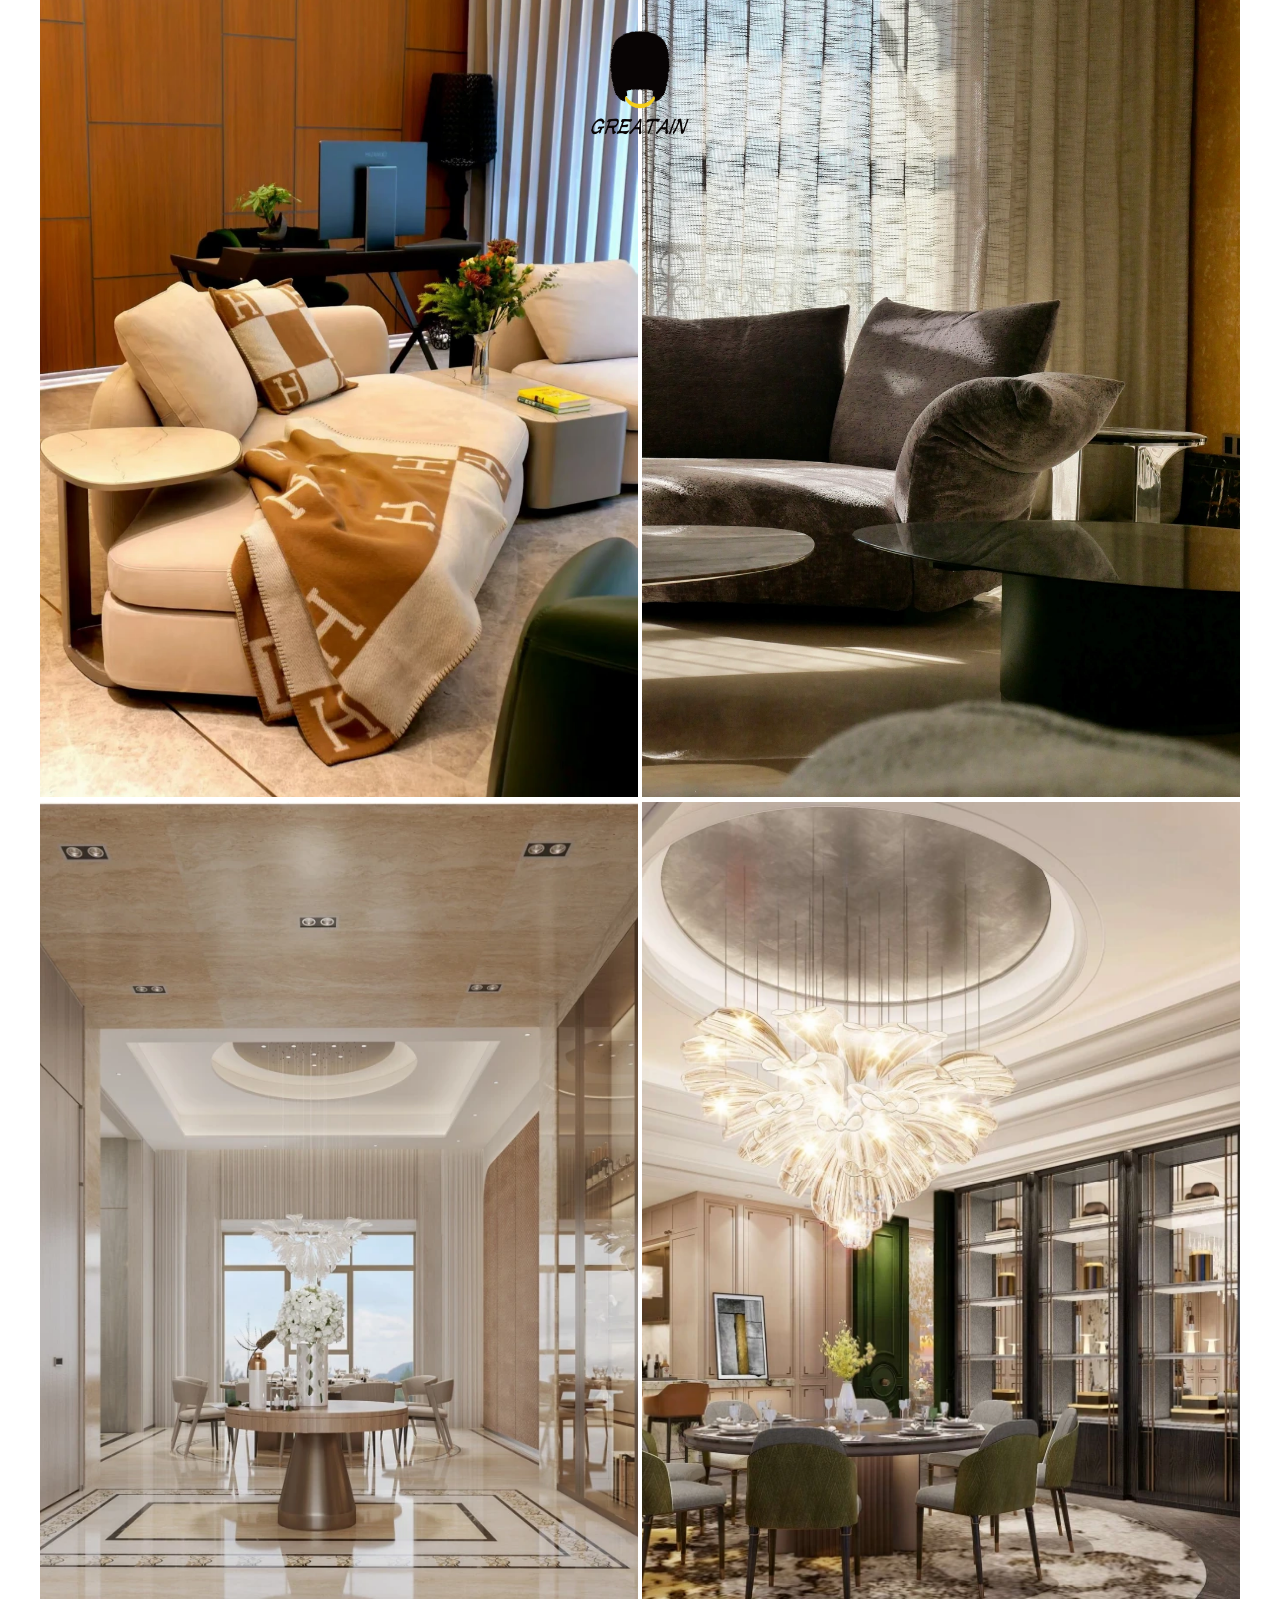
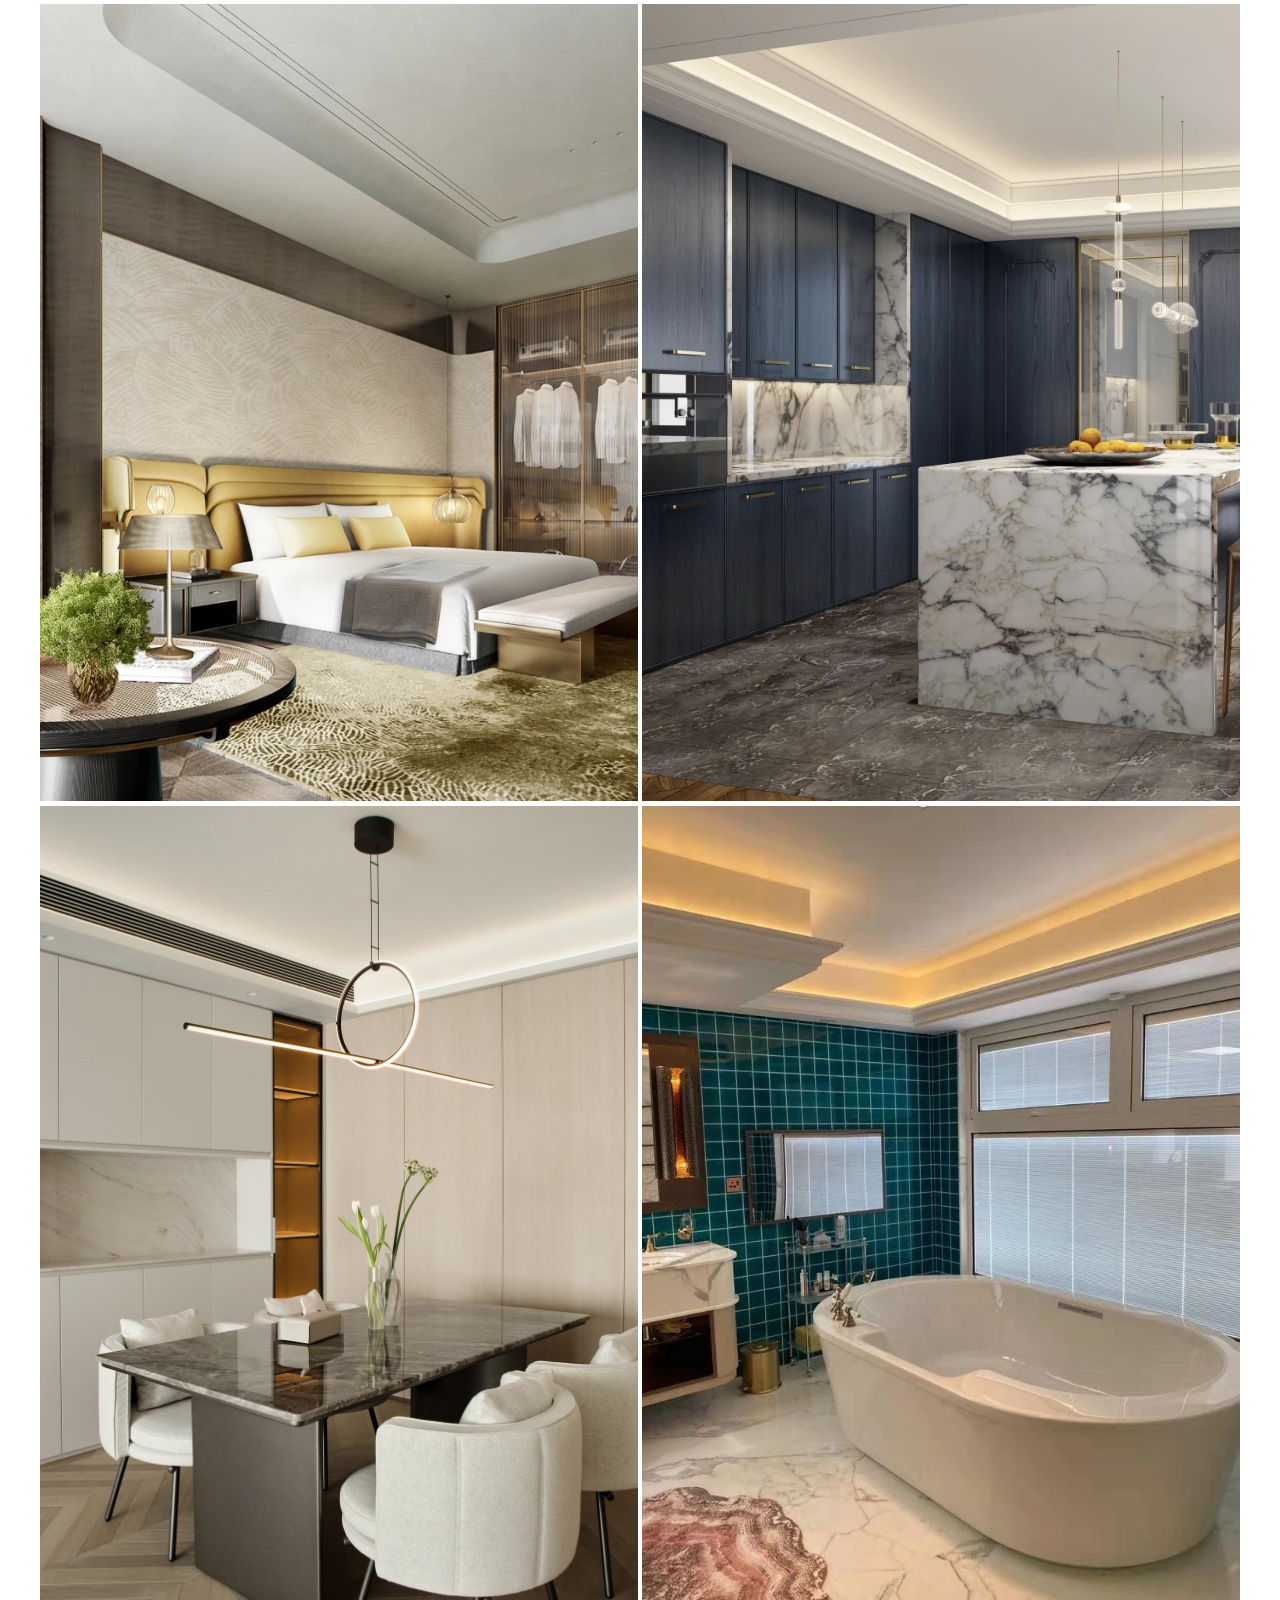
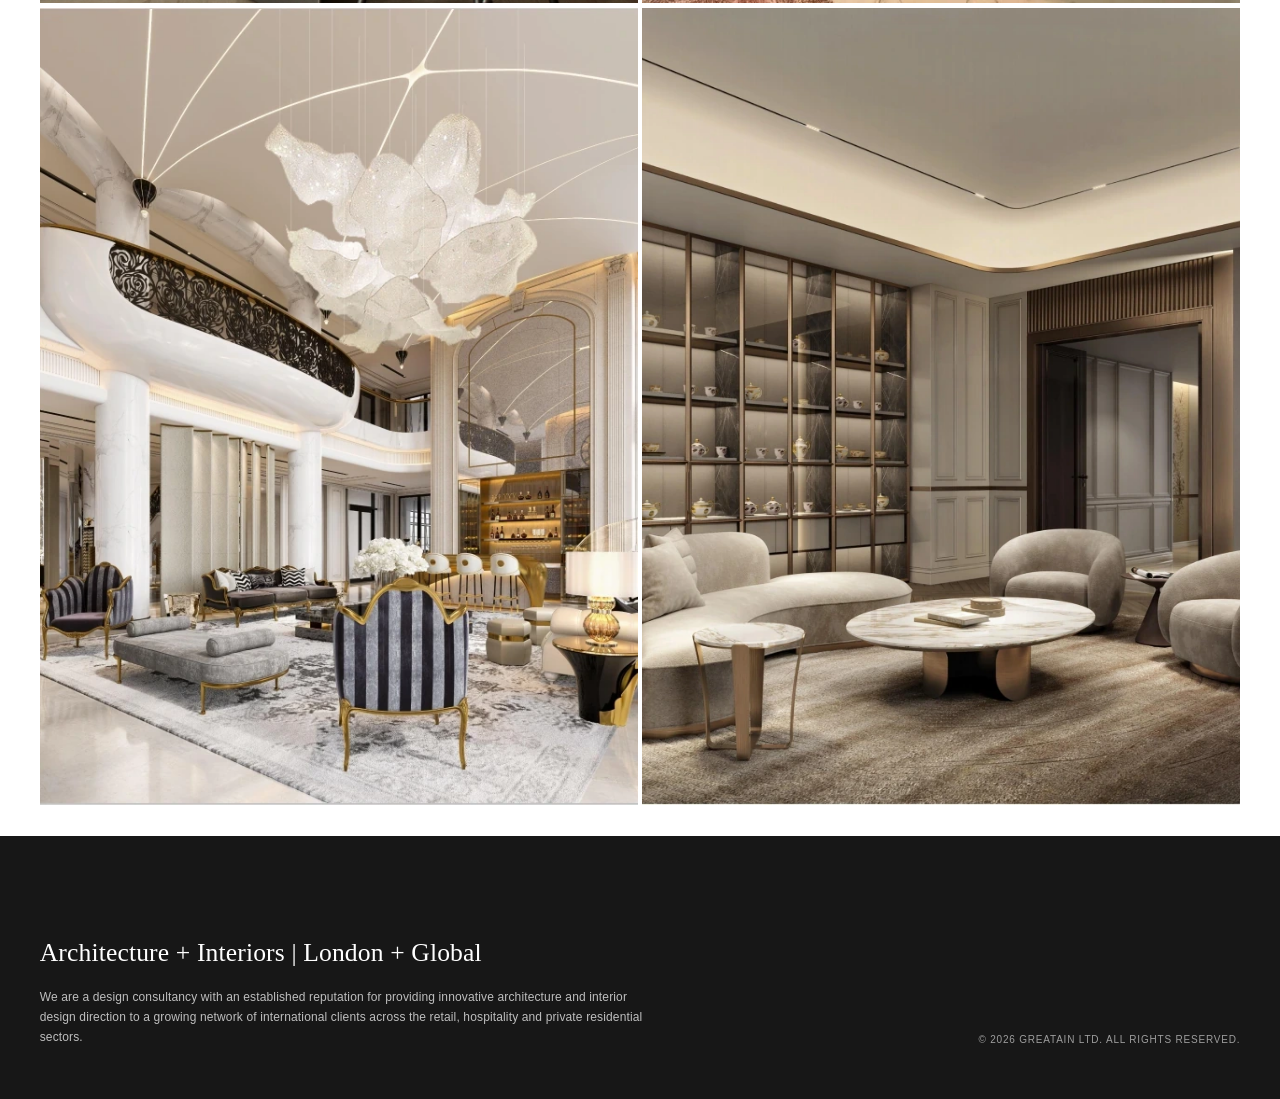
<file: index.html>
<!doctype html>
<html lang="en">
  <head>
    <meta charset="UTF-8" />
    <meta name="viewport" content="width=device-width, initial-scale=1.0" />
    <meta
      name="description"
      content="GREATAIN architecture and interior design projects in London and worldwide."
    />
    <title>GREATAIN | Projects</title>
    <link rel="stylesheet" href="styles.css" />
    <script src="app.js" defer></script>
  </head>
  <body data-page="projects">
    <header class="site-header">
      <a class="brand" href="index.html" aria-label="GREATAIN home">
        <img src="assets/logo.png" alt="GREATAIN England" />
      </a>
    </header>

    <main class="projects-main">
      <h1 class="visually-hidden">GREATAIN Projects</h1>
      <section class="project-grid" id="project-grid" aria-label="Projects"></section>
    </main>

    <footer class="site-footer">
      <p class="footer-kicker">Architecture + Interiors | London + Global</p>
      <p class="footer-intro">
        We are a design consultancy with an established reputation for providing
        innovative architecture and interior design direction to a growing
        network of international clients across the retail, hospitality and
        private residential sectors.
      </p>
      <p class="footer-legal">© 2026 GREATAIN Ltd. All Rights Reserved.</p>
    </footer>
  </body>
</html>
</file>
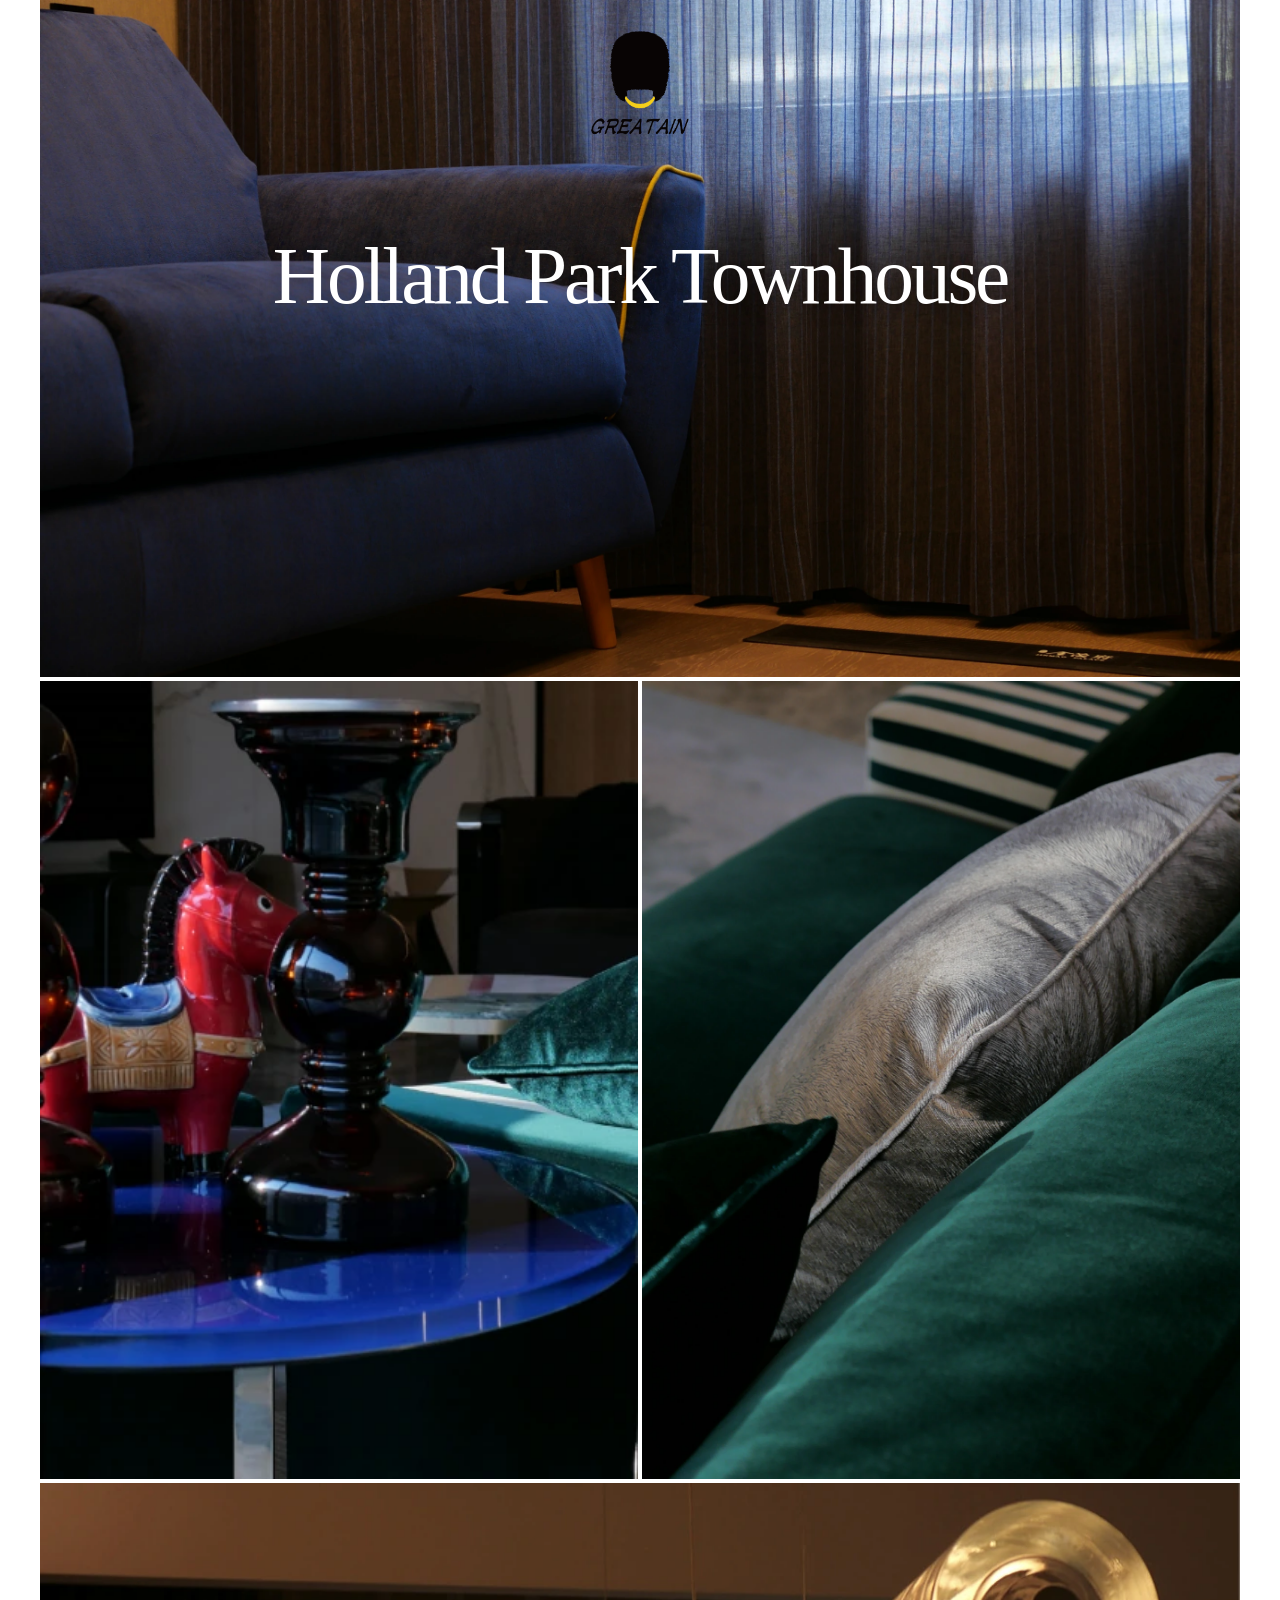
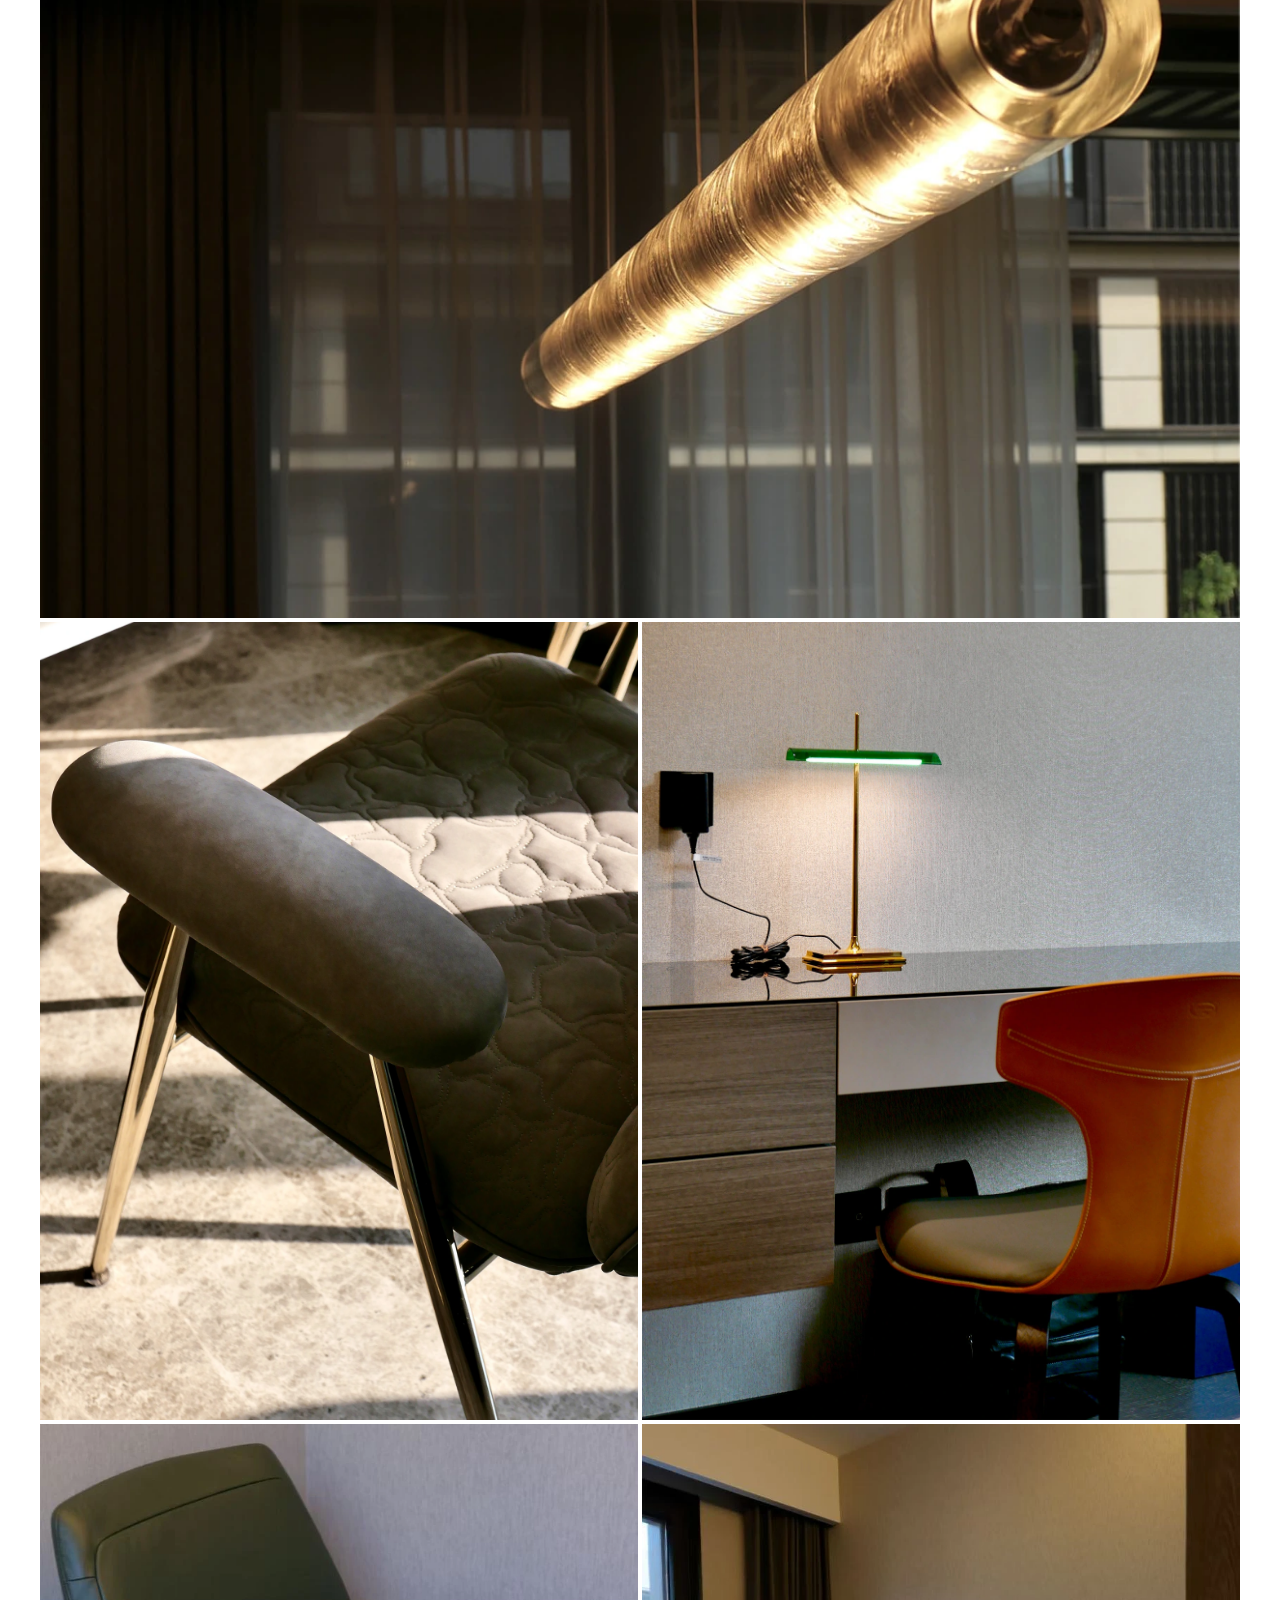
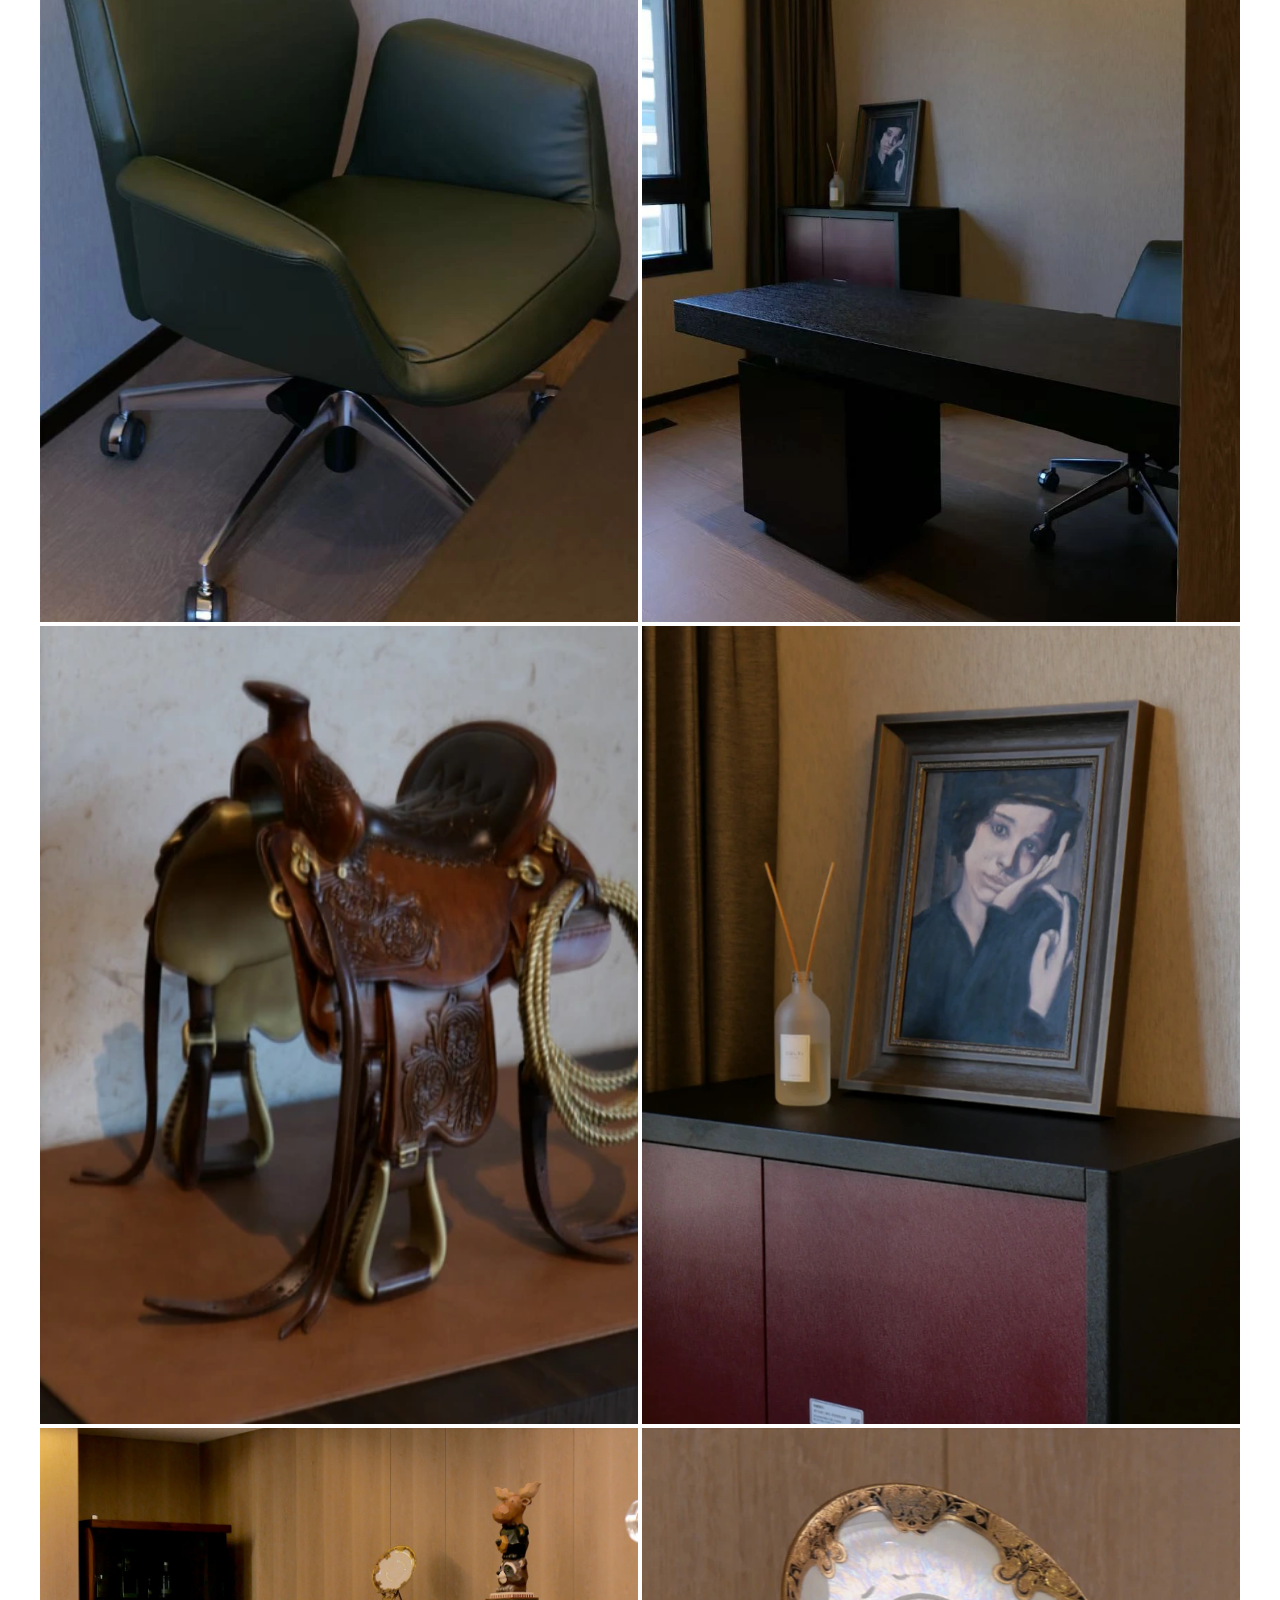
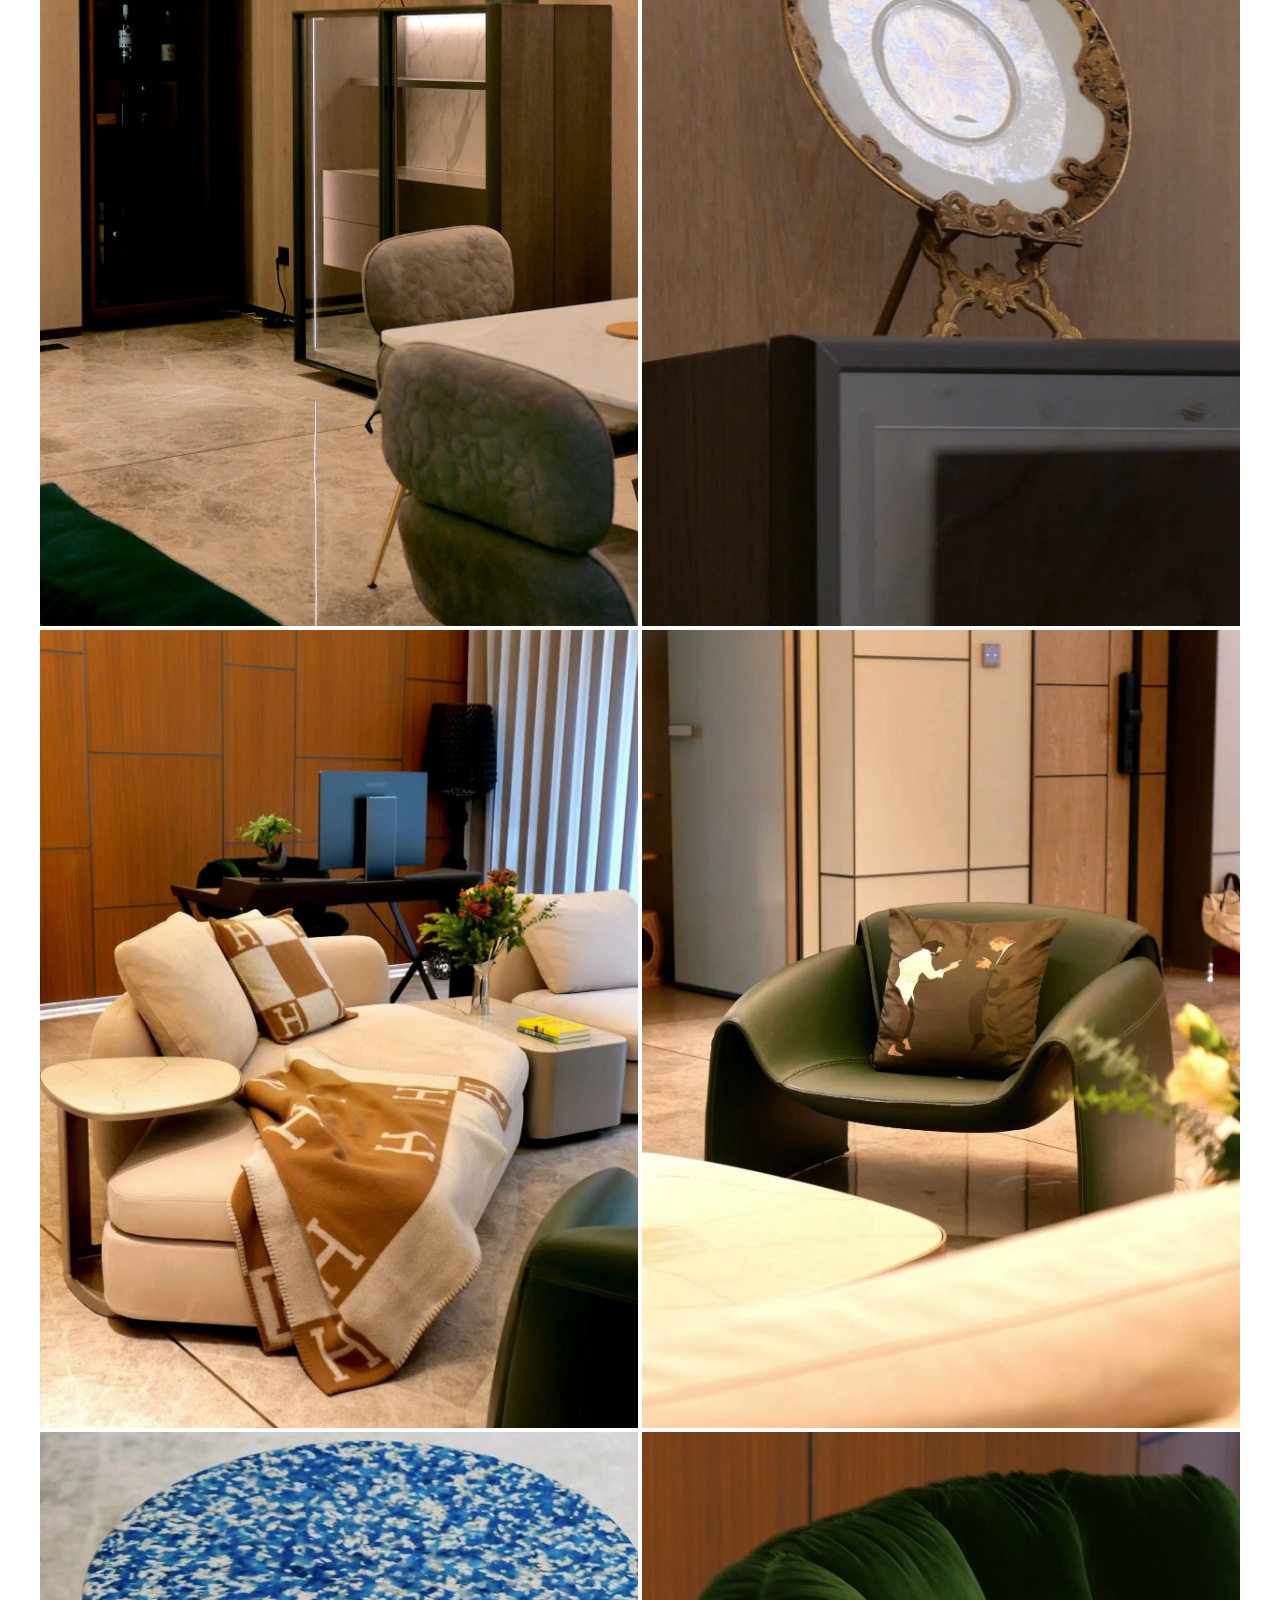
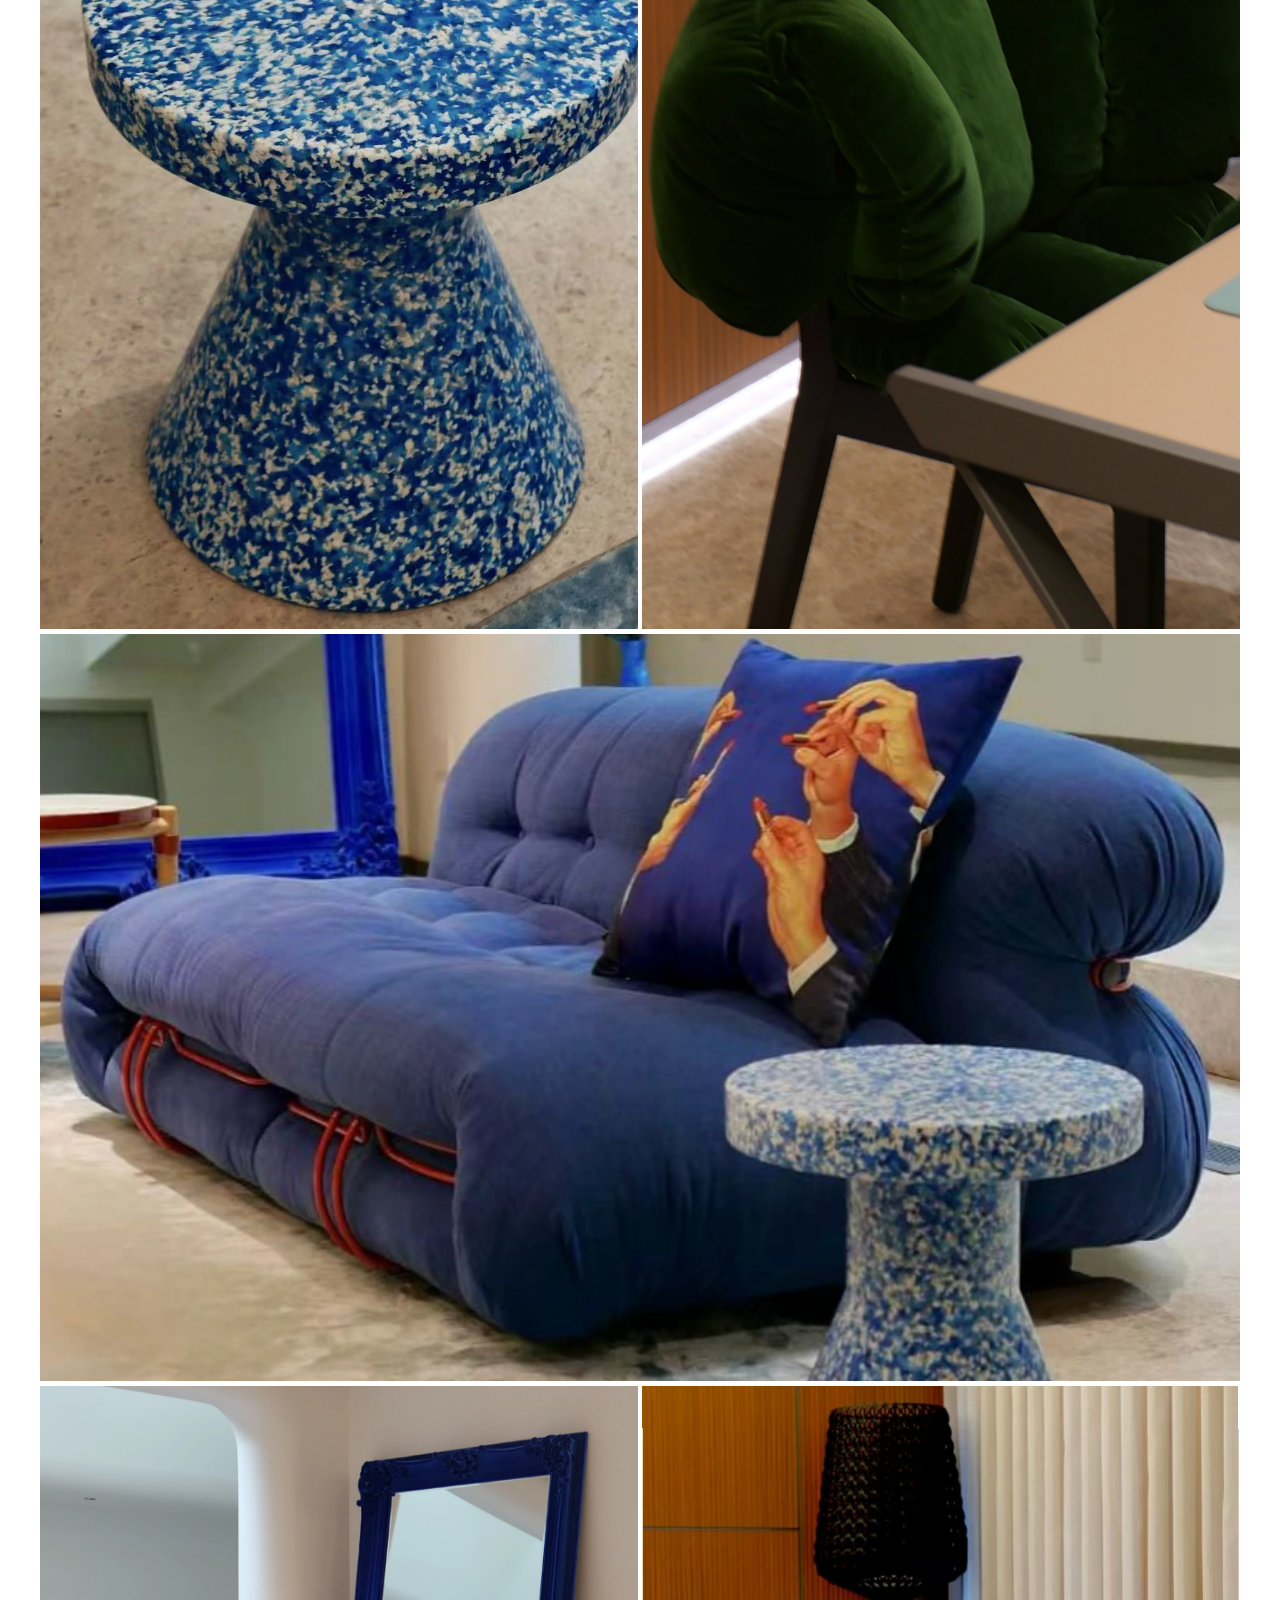
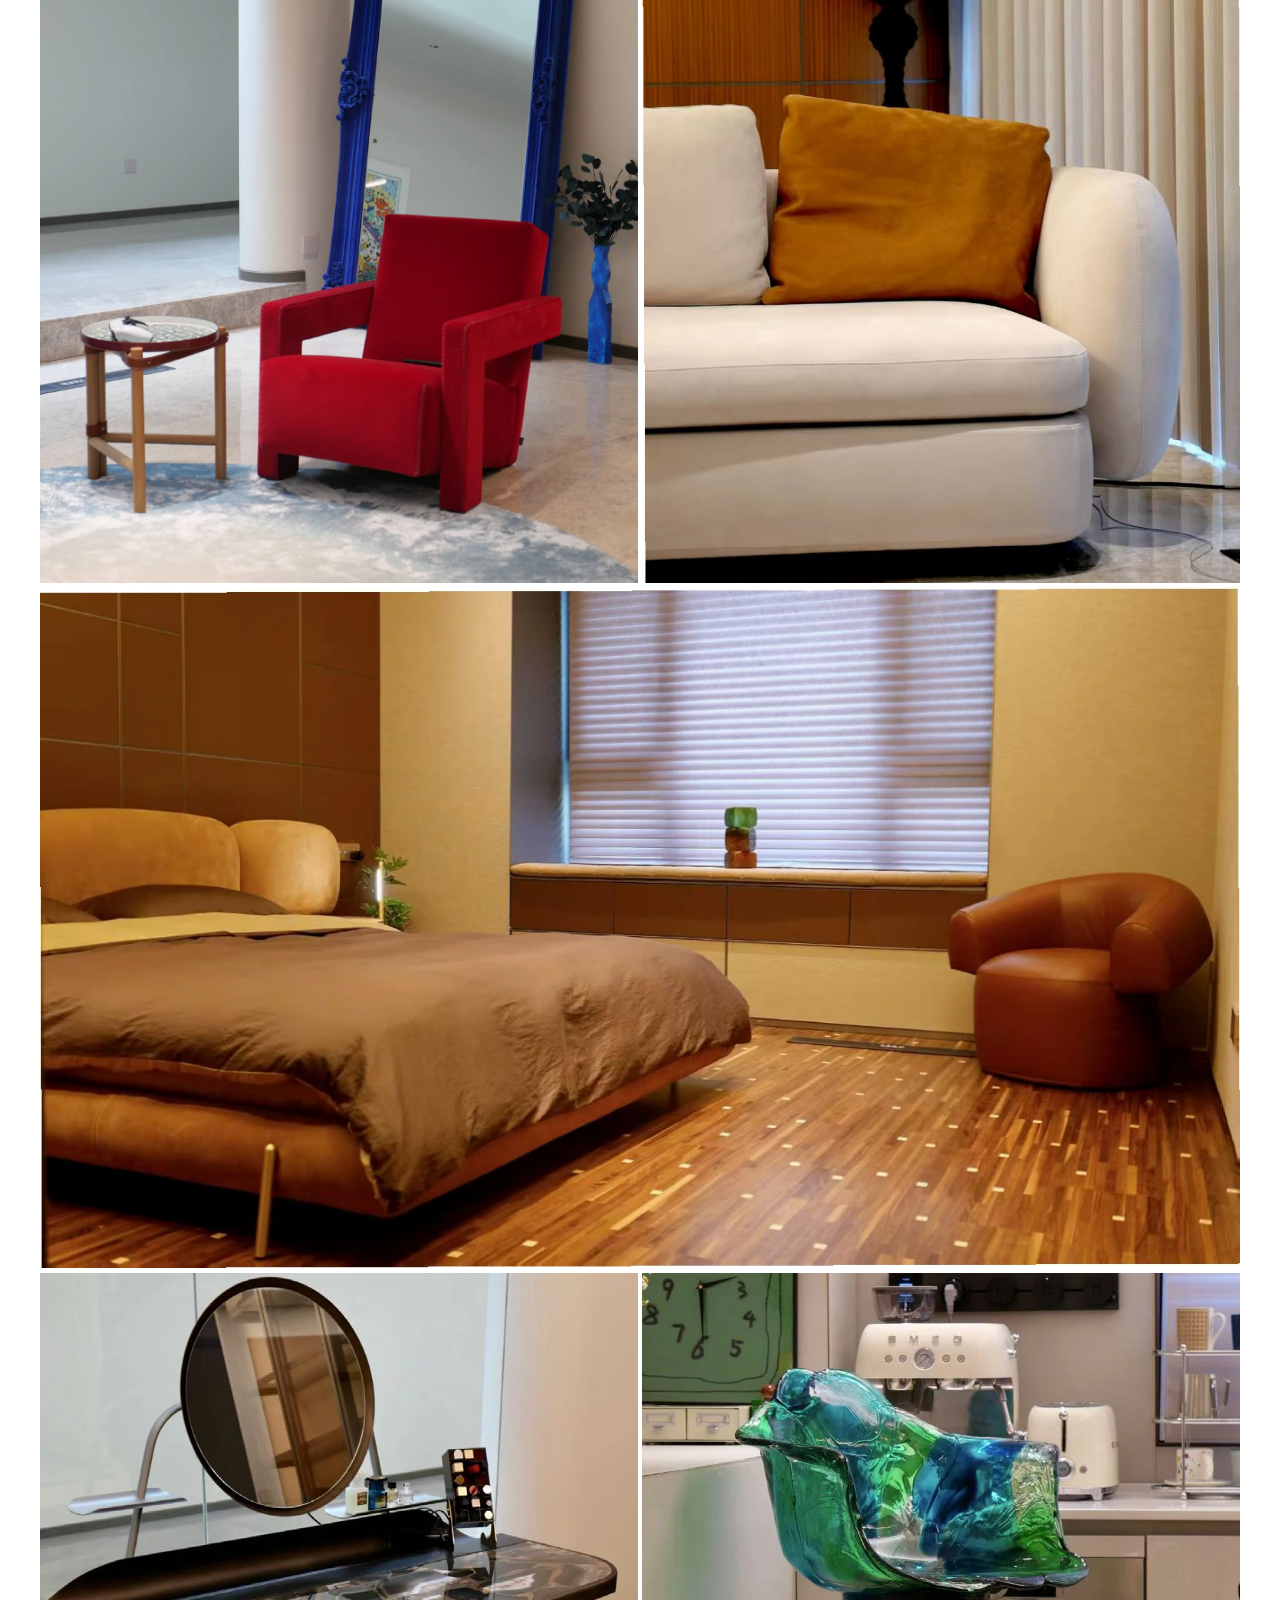
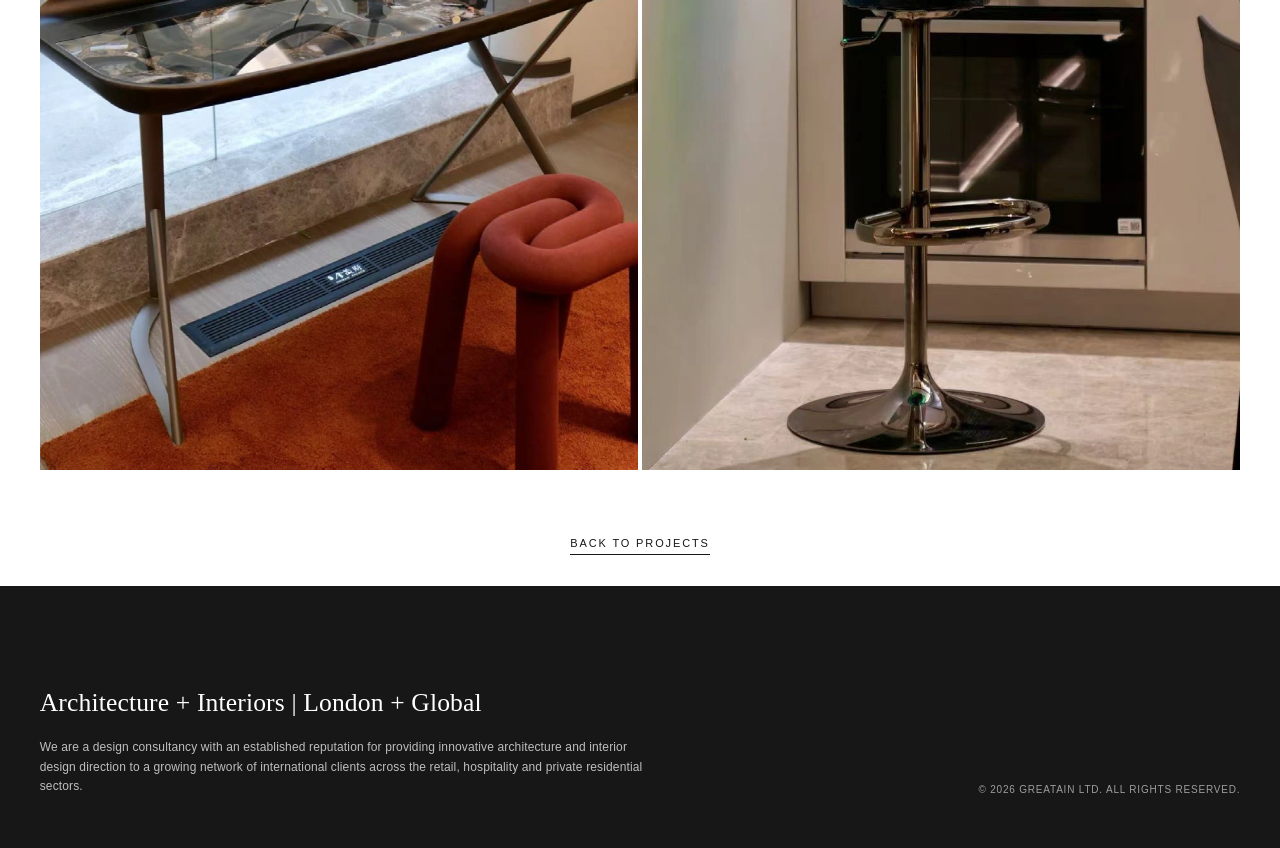
<file: project.html>
<!doctype html>
<html lang="en">
  <head>
    <meta charset="UTF-8" />
    <meta name="viewport" content="width=device-width, initial-scale=1.0" />
    <meta
      name="description"
      content="Explore a GREATAIN architecture and interior design project."
    />
    <title>GREATAIN | Project</title>
    <link rel="stylesheet" href="styles.css" />
    <script src="app.js" defer></script>
  </head>
  <body data-page="project">
    <header class="site-header">
      <a class="brand" href="index.html" aria-label="GREATAIN home">
        <img src="assets/logo.png" alt="GREATAIN England" />
      </a>
    </header>

    <main class="project-main" id="project-detail">
      <div class="project-heading">
        <h1 id="project-title"></h1>
      </div>
      <section class="project-gallery" id="project-gallery" aria-label="Project images"></section>
      <a class="back-link" href="index.html?restore=1">Back to projects</a>
    </main>

    <footer class="site-footer">
      <p class="footer-kicker">Architecture + Interiors | London + Global</p>
      <p class="footer-intro">
        We are a design consultancy with an established reputation for providing
        innovative architecture and interior design direction to a growing
        network of international clients across the retail, hospitality and
        private residential sectors.
      </p>
      <p class="footer-legal">© 2026 GREATAIN Ltd. All Rights Reserved.</p>
    </footer>
  </body>
</html>
</file>
<file: styles.css>
:root {
  --ink: #171717;
  --paper: #fff;
  --muted: #78756e;
  --line: #e9e6df;
  --side: clamp(18px, 3.1vw, 56px);
}

* {
  box-sizing: border-box;
}

html {
  scroll-behavior: smooth;
}

body {
  margin: 0;
  color: var(--ink);
  background: var(--paper);
  font-family: Arial, Helvetica, sans-serif;
  font-size: 14px;
  font-weight: 400;
  letter-spacing: 0.01em;
}

img {
  display: block;
  max-width: 100%;
}

a {
  color: inherit;
  text-decoration: none;
}

.visually-hidden {
  position: absolute;
  width: 1px;
  height: 1px;
  padding: 0;
  margin: -1px;
  overflow: hidden;
  clip: rect(0, 0, 0, 0);
  white-space: nowrap;
  border: 0;
}

.site-header {
  display: flex;
  position: absolute;
  z-index: 3;
  top: 0;
  right: 0;
  left: 0;
  min-height: clamp(112px, 13vw, 172px);
  align-items: center;
  justify-content: center;
  padding: 22px var(--side);
  pointer-events: none;
}

.brand {
  display: block;
  width: clamp(152px, 15vw, 228px);
  transition: opacity 220ms ease;
  pointer-events: auto;
}

.brand:hover {
  opacity: 0.72;
}

.projects-main {
  padding: 0 var(--side) clamp(16px, 2.4vw, 36px);
  background: #fff;
}

.project-grid {
  display: grid;
  grid-template-columns: repeat(2, minmax(0, 1fr));
  gap: clamp(3px, 0.35vw, 7px);
  align-items: start;
}

.project-card {
  position: relative;
  min-height: 0;
  overflow: hidden;
  aspect-ratio: 3 / 4;
  background: #eeeae3;
}

.project-card img {
  width: 100%;
  height: 100%;
  object-fit: cover;
  transition: transform 700ms cubic-bezier(0.2, 0.68, 0.26, 1);
}

.project-card::after {
  position: absolute;
  inset: 0;
  content: "";
  background: linear-gradient(180deg, transparent 46%, rgba(0, 0, 0, 0.58));
  opacity: 0;
  transition: opacity 360ms ease;
}

.project-card:hover img,
.project-card:focus-visible img {
  transform: scale(1.045);
}

.project-card:hover::after,
.project-card:focus-visible::after,
.project-card:hover .project-card-copy,
.project-card:focus-visible .project-card-copy {
  opacity: 1;
}

.project-card-copy {
  position: absolute;
  z-index: 1;
  right: 22px;
  bottom: 20px;
  left: 22px;
  color: #fff;
  opacity: 0;
  transition: opacity 360ms ease;
}

.project-card-copy h2 {
  margin: 0 0 4px;
  font-family: Georgia, "Times New Roman", serif;
  font-size: clamp(23px, 2.5vw, 41px);
  font-weight: 400;
  line-height: 1.02;
}

.project-main {
  position: relative;
  padding: 0 var(--side) clamp(16px, 2.4vw, 36px);
  background: #fff;
}

.project-heading {
  position: absolute;
  z-index: 2;
  top: clamp(150px, 18vw, 248px);
  right: var(--side);
  left: var(--side);
  padding: 0;
  color: #fff;
  text-align: center;
  text-shadow: 0 2px 20px rgba(0, 0, 0, 0.38);
}

.project-heading h1 {
  max-width: 900px;
  margin: 9px auto 0;
  font-family: Georgia, "Times New Roman", serif;
  font-size: clamp(36px, 6.2vw, 96px);
  font-weight: 400;
  letter-spacing: -0.04em;
  line-height: 0.95;
}

.project-gallery {
  display: grid;
  grid-template-columns: repeat(2, minmax(0, 1fr));
  gap: clamp(3px, 0.35vw, 7px);
}

.gallery-frame {
  margin: 0;
  overflow: hidden;
  background: #eeeae3;
}

.gallery-frame--landscape {
  grid-column: 1 / -1;
}

.gallery-frame--portrait {
  aspect-ratio: 3 / 4;
}

.gallery-frame img {
  width: 100%;
  height: auto;
}

.gallery-frame--portrait img {
  height: 100%;
  object-fit: cover;
}

.back-link {
  display: block;
  width: max-content;
  margin: clamp(34px, 5vw, 72px) auto 0;
  border-bottom: 1px solid var(--ink);
  color: var(--ink);
  font-size: 11px;
  letter-spacing: 0.17em;
  line-height: 1.8;
  text-transform: uppercase;
  transition: color 180ms ease, border-color 180ms ease;
}

.back-link:hover {
  color: var(--muted);
  border-color: var(--muted);
}

.site-footer {
  display: grid;
  grid-template-columns: minmax(0, 680px) 1fr;
  margin-top: 0;
  padding: clamp(64px, 8vw, 112px) var(--side) clamp(30px, 4vw, 54px);
  color: #fff;
  background: #171717;
}

.footer-kicker {
  grid-column: 1;
  margin: 0 0 19px;
  font-family: Georgia, "Times New Roman", serif;
  font-size: clamp(19px, 2vw, 26px);
  line-height: 1.2;
}

.footer-intro {
  grid-column: 1;
  max-width: 620px;
  margin: 0;
  color: rgba(255, 255, 255, 0.72);
  font-size: 12px;
  line-height: 1.65;
}

.footer-legal {
  grid-column: 2;
  grid-row: 1 / span 2;
  align-self: end;
  justify-self: end;
  margin: 0;
  text-align: right;
  color: rgba(255, 255, 255, 0.58);
  font-size: 10px;
  letter-spacing: 0.08em;
  line-height: 1.5;
  text-transform: uppercase;
}

@media (max-width: 680px) {
  .site-header {
    min-height: 108px;
  }

  .brand {
    width: 138px;
  }

  .project-grid {
    grid-template-columns: 1fr;
    gap: 4px;
  }

  .project-card:nth-child(n) {
    aspect-ratio: 3 / 4;
  }

  .project-card::after,
  .project-card-copy {
    opacity: 1;
  }

  .project-card-copy {
    right: 15px;
    bottom: 14px;
    left: 15px;
  }

  .project-card-copy h2 {
    font-size: 27px;
  }

  .project-heading {
    top: 130px;
  }

  .project-heading h1 {
    font-size: 49px;
  }

  .project-gallery {
    grid-template-columns: 1fr;
    gap: 4px;
  }

  .gallery-frame--landscape {
    grid-column: auto;
  }

  .site-footer {
    display: block;
    margin-top: 0;
  }

  .footer-legal {
    margin-top: 29px;
    text-align: left;
  }
}
</file>
